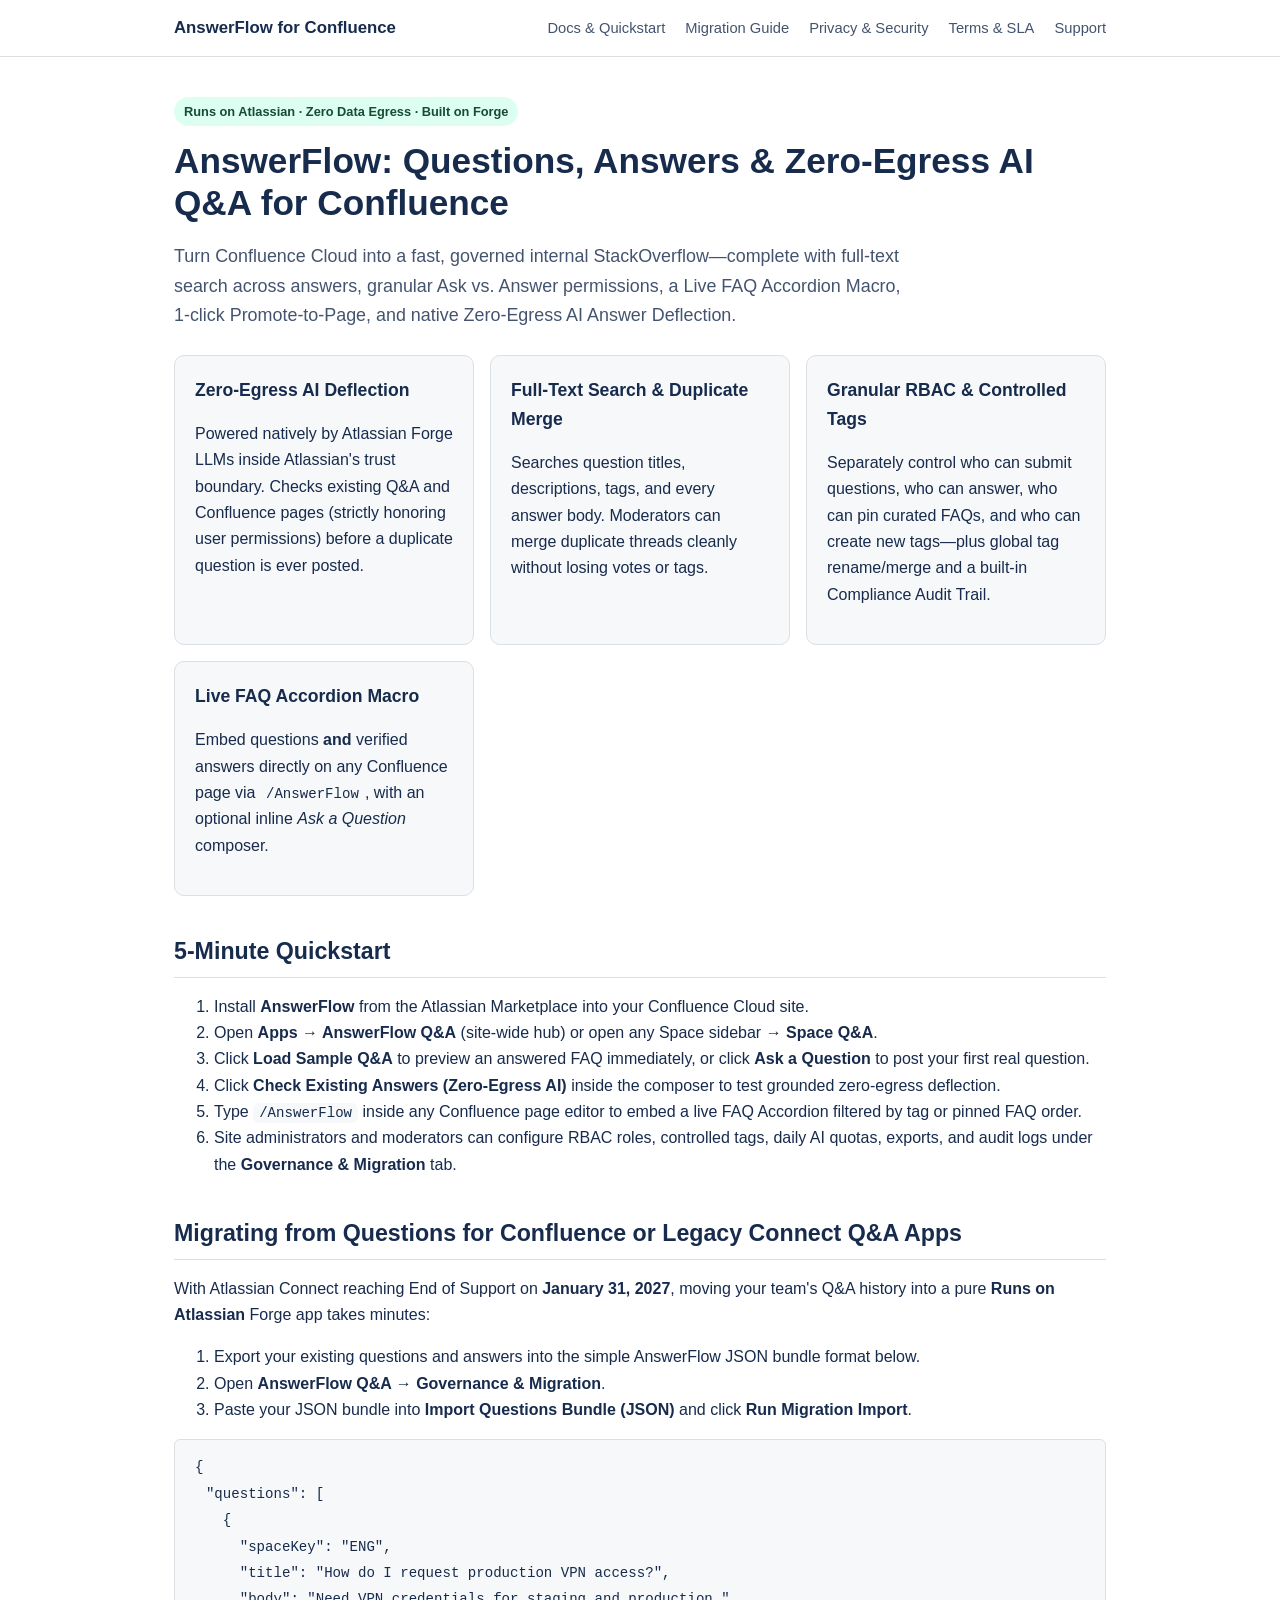
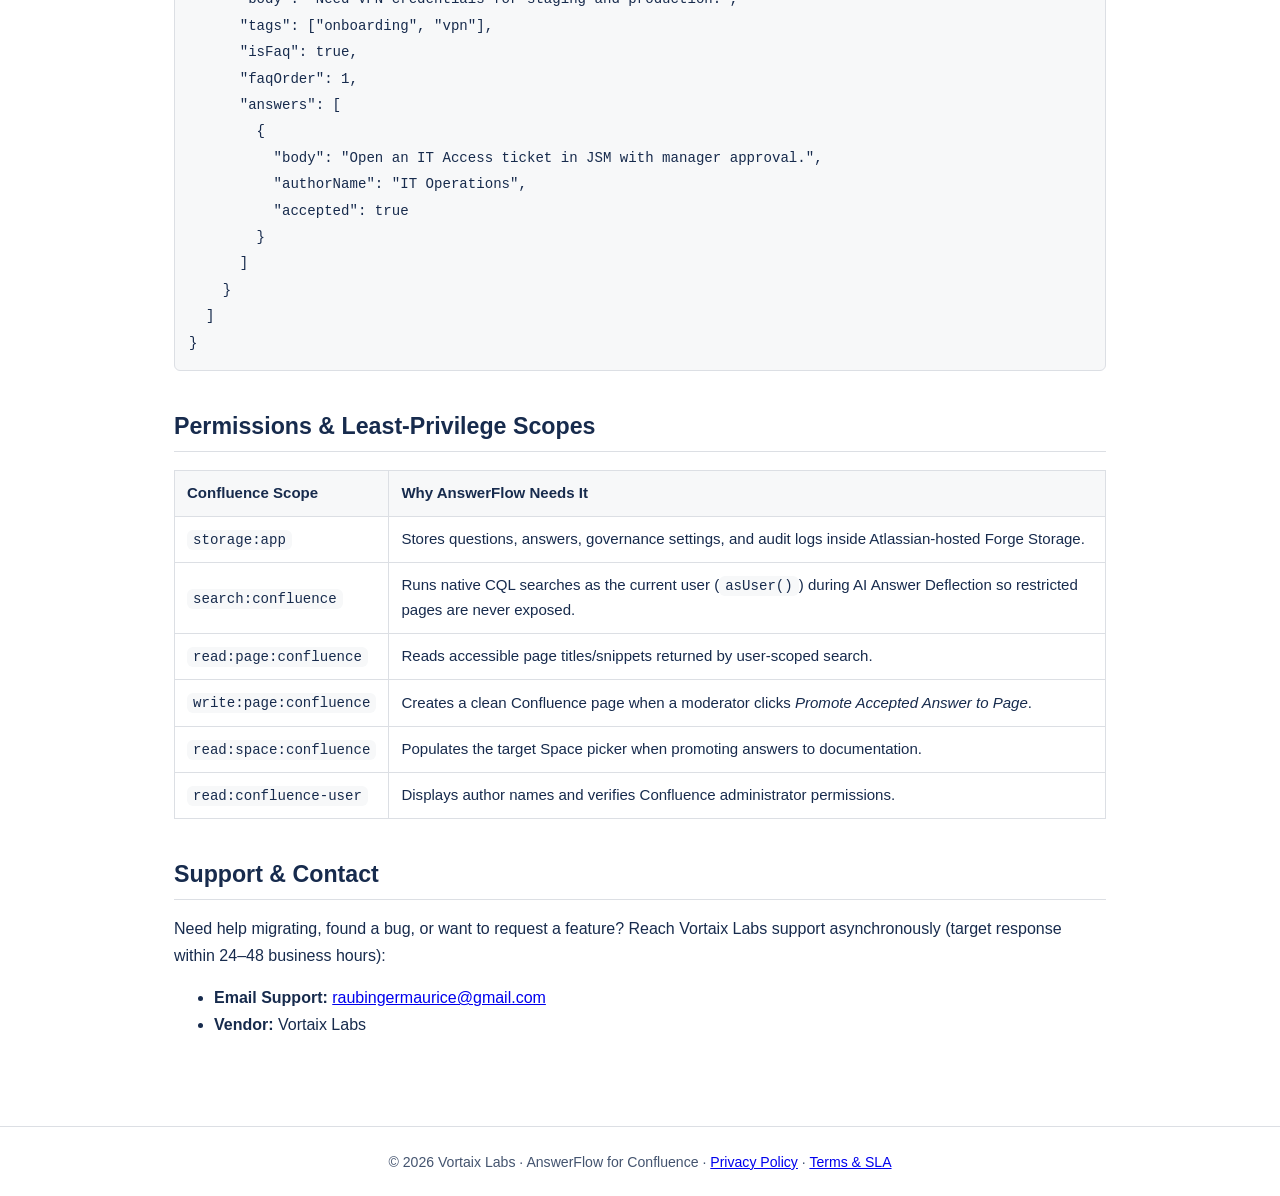
<file: index.html>
<!DOCTYPE html>
<html lang="en">
<head>
  <meta charset="UTF-8" />
  <meta name="viewport" content="width=device-width, initial-scale=1.0" />
  <title>AnswerFlow for Confluence — Documentation &amp; Migration Guide</title>
  <link rel="stylesheet" href="styles.css" />
</head>
<body>
  <header>
    <div class="nav">
      <a class="brand" href="index.html">AnswerFlow for Confluence</a>
      <nav class="nav-links">
        <a href="index.html">Docs &amp; Quickstart</a>
        <a href="#migration">Migration Guide</a>
        <a href="privacy.html">Privacy &amp; Security</a>
        <a href="terms.html">Terms &amp; SLA</a>
        <a href="#support">Support</a>
      </nav>
    </div>
  </header>

  <main>
    <span class="badge">Runs on Atlassian · Zero Data Egress · Built on Forge</span>
    <h1>AnswerFlow: Questions, Answers &amp; Zero-Egress AI Q&amp;A for Confluence</h1>
    <p class="lead">
      Turn Confluence Cloud into a fast, governed internal StackOverflow—complete with full-text search across answers, granular Ask vs. Answer permissions, a Live FAQ Accordion Macro, 1-click Promote-to-Page, and native Zero-Egress AI Answer Deflection.
    </p>

    <div class="grid">
      <div class="card">
        <h3>Zero-Egress AI Deflection</h3>
        <p>Powered natively by Atlassian Forge LLMs inside Atlassian's trust boundary. Checks existing Q&amp;A and Confluence pages (strictly honoring user permissions) before a duplicate question is ever posted.</p>
      </div>
      <div class="card">
        <h3>Full-Text Search &amp; Duplicate Merge</h3>
        <p>Searches question titles, descriptions, tags, and every answer body. Moderators can merge duplicate threads cleanly without losing votes or tags.</p>
      </div>
      <div class="card">
        <h3>Granular RBAC &amp; Controlled Tags</h3>
        <p>Separately control who can submit questions, who can answer, who can pin curated FAQs, and who can create new tags—plus global tag rename/merge and a built-in Compliance Audit Trail.</p>
      </div>
      <div class="card">
        <h3>Live FAQ Accordion Macro</h3>
        <p>Embed questions <strong>and</strong> verified answers directly on any Confluence page via <code>/AnswerFlow</code>, with an optional inline <em>Ask a Question</em> composer.</p>
      </div>
    </div>

    <h2>5-Minute Quickstart</h2>
    <ol>
      <li>Install <strong>AnswerFlow</strong> from the Atlassian Marketplace into your Confluence Cloud site.</li>
      <li>Open <strong>Apps → AnswerFlow Q&amp;A</strong> (site-wide hub) or open any Space sidebar → <strong>Space Q&amp;A</strong>.</li>
      <li>Click <strong>Load Sample Q&amp;A</strong> to preview an answered FAQ immediately, or click <strong>Ask a Question</strong> to post your first real question.</li>
      <li>Click <strong>Check Existing Answers (Zero-Egress AI)</strong> inside the composer to test grounded zero-egress deflection.</li>
      <li>Type <code>/AnswerFlow</code> inside any Confluence page editor to embed a live FAQ Accordion filtered by tag or pinned FAQ order.</li>
      <li>Site administrators and moderators can configure RBAC roles, controlled tags, daily AI quotas, exports, and audit logs under the <strong>Governance &amp; Migration</strong> tab.</li>
    </ol>

    <h2 id="migration">Migrating from Questions for Confluence or Legacy Connect Q&amp;A Apps</h2>
    <p>
      With Atlassian Connect reaching End of Support on <strong>January 31, 2027</strong>, moving your team's Q&amp;A history into a pure <strong>Runs on Atlassian</strong> Forge app takes minutes:
    </p>
    <ol>
      <li>Export your existing questions and answers into the simple AnswerFlow JSON bundle format below.</li>
      <li>Open <strong>AnswerFlow Q&amp;A → Governance &amp; Migration</strong>.</li>
      <li>Paste your JSON bundle into <strong>Import Questions Bundle (JSON)</strong> and click <strong>Run Migration Import</strong>.</li>
    </ol>
    <pre><code>{
  "questions": [
    {
      "spaceKey": "ENG",
      "title": "How do I request production VPN access?",
      "body": "Need VPN credentials for staging and production.",
      "tags": ["onboarding", "vpn"],
      "isFaq": true,
      "faqOrder": 1,
      "answers": [
        {
          "body": "Open an IT Access ticket in JSM with manager approval.",
          "authorName": "IT Operations",
          "accepted": true
        }
      ]
    }
  ]
}</code></pre>

    <h2>Permissions &amp; Least-Privilege Scopes</h2>
    <table>
      <thead>
        <tr>
          <th>Confluence Scope</th>
          <th>Why AnswerFlow Needs It</th>
        </tr>
      </thead>
      <tbody>
        <tr><td><code>storage:app</code></td><td>Stores questions, answers, governance settings, and audit logs inside Atlassian-hosted Forge Storage.</td></tr>
        <tr><td><code>search:confluence</code></td><td>Runs native CQL searches as the current user (<code>asUser()</code>) during AI Answer Deflection so restricted pages are never exposed.</td></tr>
        <tr><td><code>read:page:confluence</code></td><td>Reads accessible page titles/snippets returned by user-scoped search.</td></tr>
        <tr><td><code>write:page:confluence</code></td><td>Creates a clean Confluence page when a moderator clicks <em>Promote Accepted Answer to Page</em>.</td></tr>
        <tr><td><code>read:space:confluence</code></td><td>Populates the target Space picker when promoting answers to documentation.</td></tr>
        <tr><td><code>read:confluence-user</code></td><td>Displays author names and verifies Confluence administrator permissions.</td></tr>
      </tbody>
    </table>

    <h2 id="support">Support &amp; Contact</h2>
    <p>
      Need help migrating, found a bug, or want to request a feature? Reach Vortaix Labs support asynchronously (target response within 24–48 business hours):
    </p>
    <ul>
      <li><strong>Email Support:</strong> <a href="mailto:raubingermaurice@gmail.com">raubingermaurice@gmail.com</a></li>
      <li><strong>Vendor:</strong> Vortaix Labs</li>
    </ul>
  </main>

  <footer>
    &copy; 2026 Vortaix Labs · AnswerFlow for Confluence ·
    <a href="privacy.html">Privacy Policy</a> ·
    <a href="terms.html">Terms &amp; SLA</a>
  </footer>
</body>
</html>
</file>
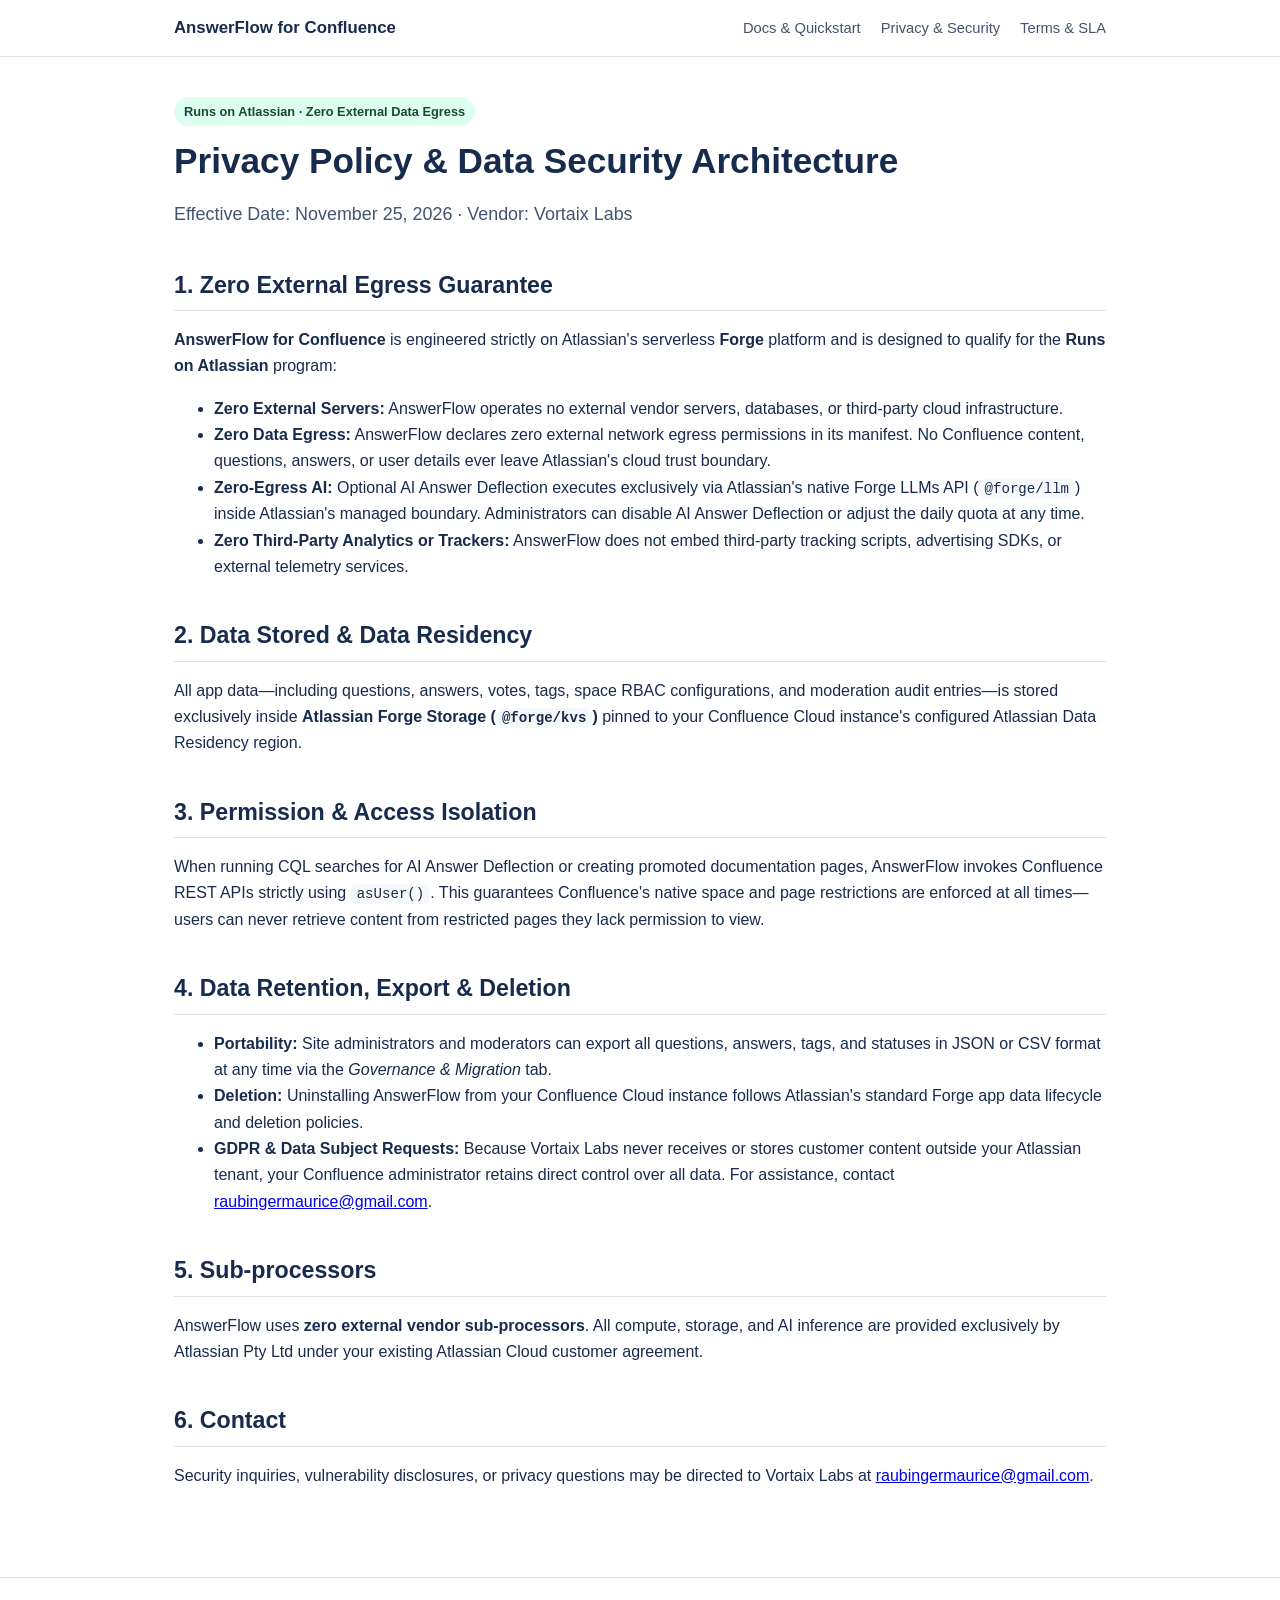
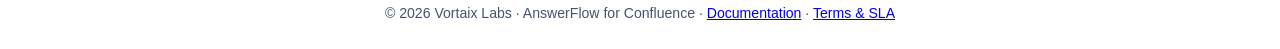
<file: privacy.html>
<!DOCTYPE html>
<html lang="en">
<head>
  <meta charset="UTF-8" />
  <meta name="viewport" content="width=device-width, initial-scale=1.0" />
  <title>Privacy Policy &amp; Data Security — AnswerFlow for Confluence</title>
  <link rel="stylesheet" href="styles.css" />
</head>
<body>
  <header>
    <div class="nav">
      <a class="brand" href="index.html">AnswerFlow for Confluence</a>
      <nav class="nav-links">
        <a href="index.html">Docs &amp; Quickstart</a>
        <a href="privacy.html">Privacy &amp; Security</a>
        <a href="terms.html">Terms &amp; SLA</a>
      </nav>
    </div>
  </header>

  <main>
    <span class="badge">Runs on Atlassian · Zero External Data Egress</span>
    <h1>Privacy Policy &amp; Data Security Architecture</h1>
    <p class="lead">Effective Date: November 25, 2026 · Vendor: Vortaix Labs</p>

    <h2>1. Zero External Egress Guarantee</h2>
    <p>
      <strong>AnswerFlow for Confluence</strong> is engineered strictly on Atlassian's serverless <strong>Forge</strong> platform and is designed to qualify for the <strong>Runs on Atlassian</strong> program:
    </p>
    <ul>
      <li><strong>Zero External Servers:</strong> AnswerFlow operates no external vendor servers, databases, or third-party cloud infrastructure.</li>
      <li><strong>Zero Data Egress:</strong> AnswerFlow declares zero external network egress permissions in its manifest. No Confluence content, questions, answers, or user details ever leave Atlassian's cloud trust boundary.</li>
      <li><strong>Zero-Egress AI:</strong> Optional AI Answer Deflection executes exclusively via Atlassian's native Forge LLMs API (<code>@forge/llm</code>) inside Atlassian's managed boundary. Administrators can disable AI Answer Deflection or adjust the daily quota at any time.</li>
      <li><strong>Zero Third-Party Analytics or Trackers:</strong> AnswerFlow does not embed third-party tracking scripts, advertising SDKs, or external telemetry services.</li>
    </ul>

    <h2>2. Data Stored &amp; Data Residency</h2>
    <p>
      All app data—including questions, answers, votes, tags, space RBAC configurations, and moderation audit entries—is stored exclusively inside <strong>Atlassian Forge Storage (<code>@forge/kvs</code>)</strong> pinned to your Confluence Cloud instance's configured Atlassian Data Residency region.
    </p>

    <h2>3. Permission &amp; Access Isolation</h2>
    <p>
      When running CQL searches for AI Answer Deflection or creating promoted documentation pages, AnswerFlow invokes Confluence REST APIs strictly using <code>asUser()</code>. This guarantees Confluence's native space and page restrictions are enforced at all times—users can never retrieve content from restricted pages they lack permission to view.
    </p>

    <h2>4. Data Retention, Export &amp; Deletion</h2>
    <ul>
      <li><strong>Portability:</strong> Site administrators and moderators can export all questions, answers, tags, and statuses in JSON or CSV format at any time via the <em>Governance &amp; Migration</em> tab.</li>
      <li><strong>Deletion:</strong> Uninstalling AnswerFlow from your Confluence Cloud instance follows Atlassian's standard Forge app data lifecycle and deletion policies.</li>
      <li><strong>GDPR &amp; Data Subject Requests:</strong> Because Vortaix Labs never receives or stores customer content outside your Atlassian tenant, your Confluence administrator retains direct control over all data. For assistance, contact <a href="mailto:raubingermaurice@gmail.com">raubingermaurice@gmail.com</a>.</li>
    </ul>

    <h2>5. Sub-processors</h2>
    <p>
      AnswerFlow uses <strong>zero external vendor sub-processors</strong>. All compute, storage, and AI inference are provided exclusively by Atlassian Pty Ltd under your existing Atlassian Cloud customer agreement.
    </p>

    <h2>6. Contact</h2>
    <p>
      Security inquiries, vulnerability disclosures, or privacy questions may be directed to Vortaix Labs at <a href="mailto:raubingermaurice@gmail.com">raubingermaurice@gmail.com</a>.
    </p>
  </main>

  <footer>
    &copy; 2026 Vortaix Labs · AnswerFlow for Confluence ·
    <a href="index.html">Documentation</a> ·
    <a href="terms.html">Terms &amp; SLA</a>
  </footer>
</body>
</html>
</file>
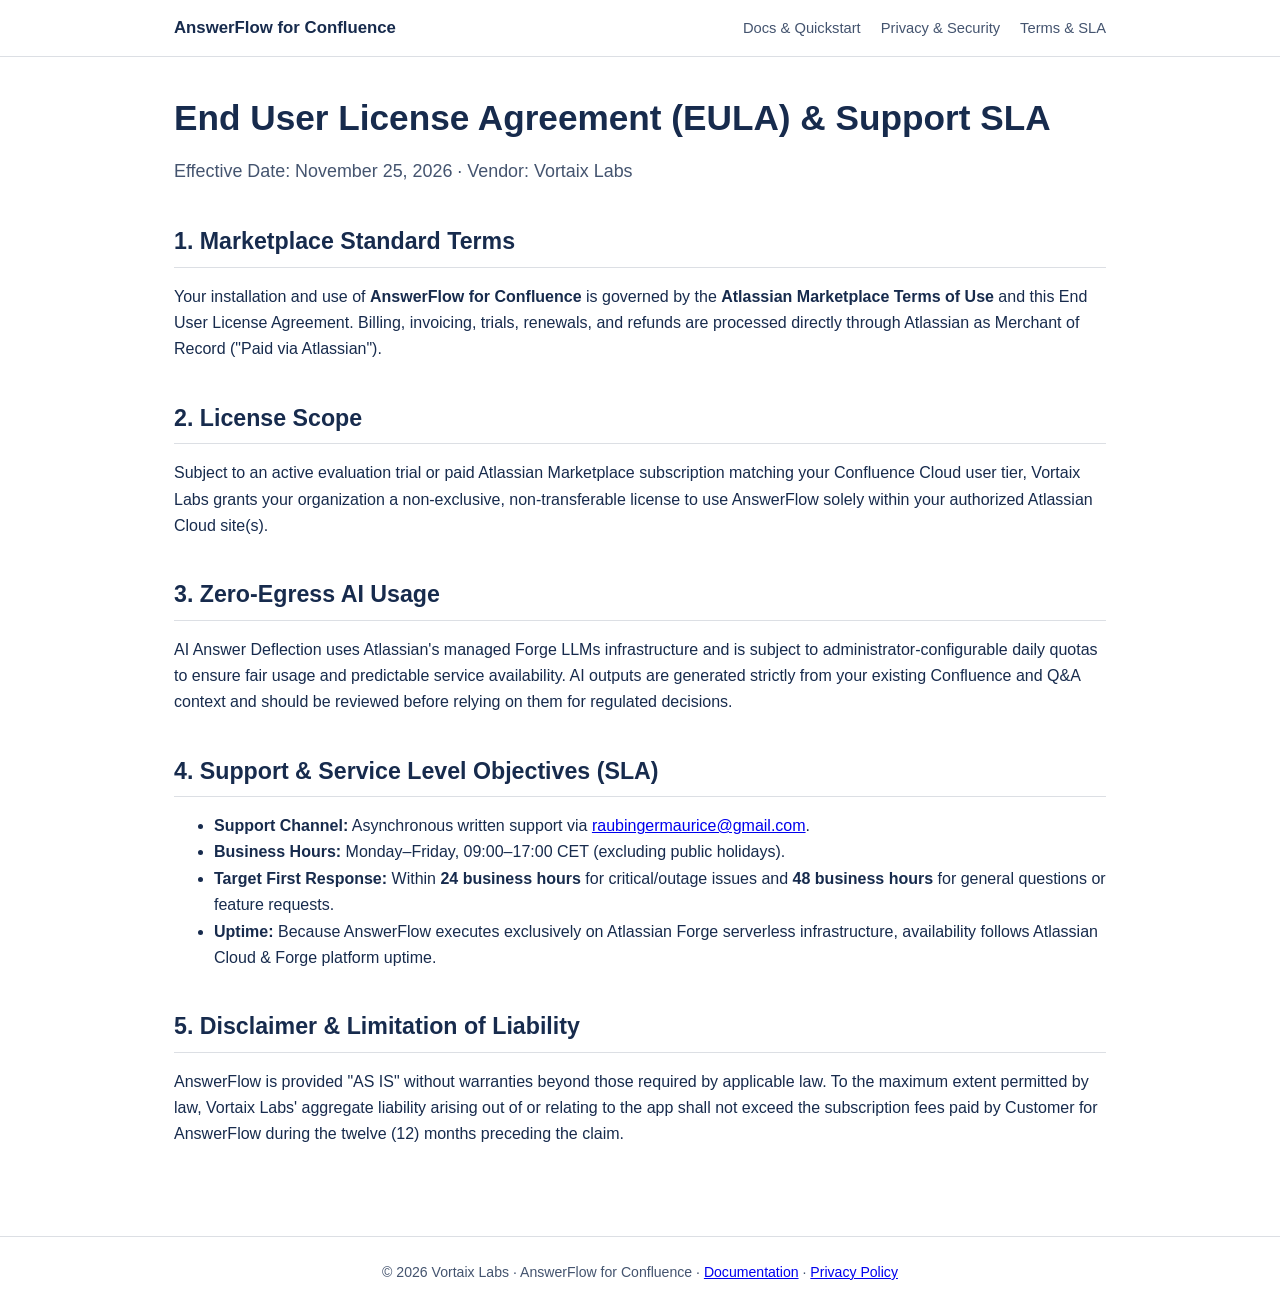
<file: terms.html>
<!DOCTYPE html>
<html lang="en">
<head>
  <meta charset="UTF-8" />
  <meta name="viewport" content="width=device-width, initial-scale=1.0" />
  <title>Terms of Use (EULA) &amp; Support SLA — AnswerFlow for Confluence</title>
  <link rel="stylesheet" href="styles.css" />
</head>
<body>
  <header>
    <div class="nav">
      <a class="brand" href="index.html">AnswerFlow for Confluence</a>
      <nav class="nav-links">
        <a href="index.html">Docs &amp; Quickstart</a>
        <a href="privacy.html">Privacy &amp; Security</a>
        <a href="terms.html">Terms &amp; SLA</a>
      </nav>
    </div>
  </header>

  <main>
    <h1>End User License Agreement (EULA) &amp; Support SLA</h1>
    <p class="lead">Effective Date: November 25, 2026 · Vendor: Vortaix Labs</p>

    <h2>1. Marketplace Standard Terms</h2>
    <p>
      Your installation and use of <strong>AnswerFlow for Confluence</strong> is governed by the <strong>Atlassian Marketplace Terms of Use</strong> and this End User License Agreement. Billing, invoicing, trials, renewals, and refunds are processed directly through Atlassian as Merchant of Record ("Paid via Atlassian").
    </p>

    <h2>2. License Scope</h2>
    <p>
      Subject to an active evaluation trial or paid Atlassian Marketplace subscription matching your Confluence Cloud user tier, Vortaix Labs grants your organization a non-exclusive, non-transferable license to use AnswerFlow solely within your authorized Atlassian Cloud site(s).
    </p>

    <h2>3. Zero-Egress AI Usage</h2>
    <p>
      AI Answer Deflection uses Atlassian's managed Forge LLMs infrastructure and is subject to administrator-configurable daily quotas to ensure fair usage and predictable service availability. AI outputs are generated strictly from your existing Confluence and Q&amp;A context and should be reviewed before relying on them for regulated decisions.
    </p>

    <h2>4. Support &amp; Service Level Objectives (SLA)</h2>
    <ul>
      <li><strong>Support Channel:</strong> Asynchronous written support via <a href="mailto:raubingermaurice@gmail.com">raubingermaurice@gmail.com</a>.</li>
      <li><strong>Business Hours:</strong> Monday–Friday, 09:00–17:00 CET (excluding public holidays).</li>
      <li><strong>Target First Response:</strong> Within <strong>24 business hours</strong> for critical/outage issues and <strong>48 business hours</strong> for general questions or feature requests.</li>
      <li><strong>Uptime:</strong> Because AnswerFlow executes exclusively on Atlassian Forge serverless infrastructure, availability follows Atlassian Cloud &amp; Forge platform uptime.</li>
    </ul>

    <h2>5. Disclaimer &amp; Limitation of Liability</h2>
    <p>
      AnswerFlow is provided "AS IS" without warranties beyond those required by applicable law. To the maximum extent permitted by law, Vortaix Labs' aggregate liability arising out of or relating to the app shall not exceed the subscription fees paid by Customer for AnswerFlow during the twelve (12) months preceding the claim.
    </p>
  </main>

  <footer>
    &copy; 2026 Vortaix Labs · AnswerFlow for Confluence ·
    <a href="index.html">Documentation</a> ·
    <a href="privacy.html">Privacy Policy</a>
  </footer>
</body>
</html>
</file>
<file: styles.css>
:root {
  --bg: #ffffff;
  --surface: #f7f8f9;
  --border: #dcdfe4;
  --text: #172b4d;
  --muted: #44546f;
  --primary: #0c66e4;
  --primary-hover: #0055cc;
  --success-bg: #dcfff1;
  --success-text: #164b35;
  --radius: 10px;
}

* {
  box-sizing: border-box;
}

body {
  margin: 0;
  font-family: -apple-system, BlinkMacSystemFont, "Segoe UI", Roboto, Oxygen, Ubuntu, sans-serif;
  color: var(--text);
  background: var(--bg);
  line-height: 1.65;
}

header {
  border-bottom: 1px solid var(--border);
  background: var(--bg);
  position: sticky;
  top: 0;
  z-index: 10;
}

.nav {
  max-width: 980px;
  margin: 0 auto;
  padding: 14px 24px;
  display: flex;
  align-items: center;
  justify-content: space-between;
  gap: 16px;
}

.brand {
  font-weight: 700;
  font-size: 1.05rem;
  color: var(--text);
  text-decoration: none;
  display: flex;
  align-items: center;
  gap: 10px;
}

.nav-links {
  display: flex;
  gap: 20px;
  flex-wrap: wrap;
}

.nav-links a {
  color: var(--muted);
  text-decoration: none;
  font-size: 0.92rem;
  font-weight: 500;
}

.nav-links a:hover {
  color: var(--primary);
}

main {
  max-width: 980px;
  margin: 0 auto;
  padding: 40px 24px 72px;
}

.badge {
  display: inline-block;
  background: var(--success-bg);
  color: var(--success-text);
  font-weight: 600;
  font-size: 0.8rem;
  padding: 4px 10px;
  border-radius: 999px;
  margin-bottom: 14px;
}

h1 {
  font-size: 2.2rem;
  line-height: 1.2;
  margin: 0 0 14px;
}

h2 {
  font-size: 1.45rem;
  margin: 36px 0 12px;
  padding-bottom: 6px;
  border-bottom: 1px solid var(--border);
}

h3 {
  font-size: 1.1rem;
  margin: 20px 0 8px;
}

p.lead {
  font-size: 1.12rem;
  color: var(--muted);
  max-width: 740px;
}

.grid {
  display: grid;
  grid-template-columns: repeat(auto-fit, minmax(260px, 1fr));
  gap: 16px;
  margin: 24px 0;
}

.card {
  background: var(--surface);
  border: 1px solid var(--border);
  border-radius: var(--radius);
  padding: 20px;
}

.card h3 {
  margin-top: 0;
}

table {
  width: 100%;
  border-collapse: collapse;
  margin: 18px 0;
  font-size: 0.94rem;
}

th, td {
  border: 1px solid var(--border);
  padding: 10px 12px;
  text-align: left;
}

th {
  background: var(--surface);
}

code, pre {
  font-family: ui-monospace, SFMono-Regular, Menlo, Consolas, monospace;
  background: var(--surface);
  border-radius: 6px;
}

code {
  padding: 2px 6px;
  font-size: 0.88rem;
}

pre {
  padding: 14px;
  overflow-x: auto;
  border: 1px solid var(--border);
}

.cta-row {
  display: flex;
  gap: 12px;
  flex-wrap: wrap;
  margin: 24px 0 12px;
}

.btn {
  display: inline-block;
  padding: 10px 18px;
  border-radius: 6px;
  text-decoration: none;
  font-weight: 600;
  font-size: 0.95rem;
}

.btn-primary {
  background: var(--primary);
  color: #fff;
}

.btn-primary:hover {
  background: var(--primary-hover);
}

.btn-secondary {
  border: 1px solid var(--border);
  color: var(--text);
  background: var(--bg);
}

footer {
  border-top: 1px solid var(--border);
  padding: 24px;
  text-align: center;
  color: var(--muted);
  font-size: 0.88rem;
}
</file>
